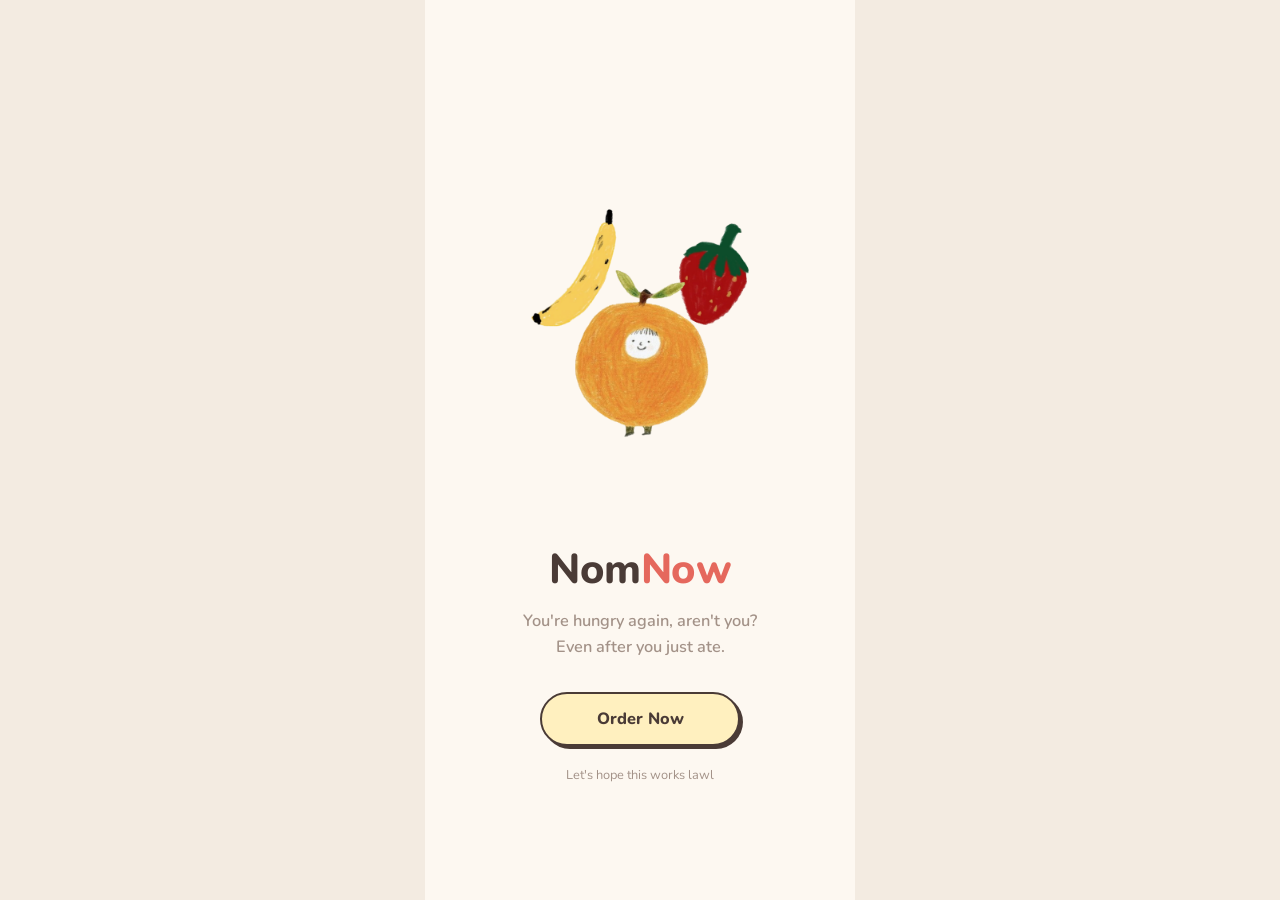
<file: index.html>
<!DOCTYPE html>
<html lang="en">
<head>
  <meta charset="UTF-8" />
  <meta name="viewport" content="width=device-width, initial-scale=1, maximum-scale=1" />
  <meta name="theme-color" content="#ff5a36" />
  <title>NomNow – Fake Food Delivery</title>
  <link rel="stylesheet" href="style.css" />
  <link rel="apple-touch-icon" sizes="180x180" href="images/download (1).png" />
</head>
<body>
  <div class="app">

    <!-- PAGE 1: WELCOME -->
    <section id="page-welcome" class="page active welcome">
      <div class="welcome-art">
        <img src="images/download (2).png" alt="Welcome Art" />
      </div>
      <h1>Nom<span>Now</span></h1>
      <p class="tagline">You're hungry again, aren't you?<br />Even after you just ate.</p>
      <button class="btn btn-light" onclick="goTo('restaurants')">Order Now</button>
      <small class="disclaimer">Let's hope this works lawl</small>
    </section>

    <!-- PAGE 2: RESTAURANTS -->
    <section id="page-restaurants" class="page">
      <header class="topbar">
        <button class="icon-btn" onclick="goTo('welcome')">←</button>
        <h2>Restaurants</h2>
        <button class="icon-btn cart-btn" onclick="goTo('cart')">🛒<span class="badge" data-cart-count>0</span></button>
      </header>
      <div class="content">
        <input class="search" id="search" type="search" placeholder="🔍  Search restaurants..." />
        <div id="restaurant-list" class="list"></div>
      </div>
    </section>

    <!-- PAGE 3: MENU -->
    <section id="page-menu" class="page">
      <header class="topbar">
        <button class="icon-btn" onclick="goTo('restaurants')">←</button>
        <h2 id="menu-title">Menu</h2>
        <button class="icon-btn cart-btn" onclick="goTo('cart')">🛒<span class="badge" data-cart-count>0</span></button>
      </header>
      <div class="content has-bar">
        <div id="menu-hero" class="menu-hero"></div>
        <div id="menu-list" class="list"></div>
      </div>
      <div id="cart-bar" class="cart-bar hidden" onclick="goTo('cart')">
        <span><b data-cart-count>0</b> items</span>
        <span>View Cart</span>
        <span data-cart-total>RM 0.00</span>
      </div>
    </section>

    <!-- PAGE 4: CART -->
    <section id="page-cart" class="page">
      <header class="topbar">
        <button class="icon-btn" onclick="goBackFromCart()">←</button>
        <h2>Your Cart</h2>
        <span class="icon-btn"></span>
      </header>
      <div class="content has-bar">
        <div id="cart-list" class="list"></div>
        <div id="cart-summary" class="summary"></div>
      </div>
      <div class="cart-bar-wrap">
        <button id="order-btn" class="btn btn-primary" onclick="placeOrder()">Place Order</button>
      </div>
    </section>

    <!-- PAGE 5: LOADING / ORDERED -->
    <section id="page-loading" class="page loading-page">
      <div id="loading-state">
        <div class="spinner"></div>
        <h2>Placing your order…</h2>
        <ul class="steps" id="steps">
          <li data-step="0">Order received</li>
          <li data-step="1">Restaurant is preparing</li>
          <li data-step="2">Rider picked up your food</li>
        </ul>
      </div>
      <div id="done-state" class="hidden">
        <div class="big-emoji">🎉</div>
        <h2>Order placed!</h2>
        <p>Your food is on its way…<br />(not really, but I'm proud of you)</p>
        <p class="order-id" id="order-id"></p>
        <button class="btn btn-primary" onclick="newOrder()">Order Again</button>
      </div>
    </section>

  </div>

  <script>
    /* ---------- DATA ---------- */
    const restaurants = [
      { id: 1, name: "KFC", img: "images/kfc.png", cuisine: "Fried Chicken • Fries", time: "20-30 min", rating: 4.7,
        menu: [
          { id: "k1", name: "Zinger Cheezilla Burger", img: "images/zinger-cheezilla-combo_3.webp", price: 20.99, desc: "Crispy, golden fried chicken" },
        ] },
    ];

    const DELIVERY_FEE = 4.0;
    const CURRENCY = "RM ";
    let currentRestaurant = null;
    let cart = {}; // { itemId: { item, qty, restaurantId } }

    /* ---------- HELPERS ---------- */
    const $ = (id) => document.getElementById(id);
    const money = (n) => CURRENCY + n.toFixed(2);
    const cartCount = () => Object.values(cart).reduce((s, c) => s + c.qty, 0);
    const cartSubtotal = () => Object.values(cart).reduce((s, c) => s + c.qty * c.item.price, 0);

    function goTo(page) {
      document.querySelectorAll(".page").forEach((p) => p.classList.remove("active"));
      $("page-" + page).classList.add("active");
      window.scrollTo(0, 0);
      if (page === "cart") renderCart();
    }

    function goBackFromCart() {
      goTo(currentRestaurant ? "menu" : "restaurants");
    }

    /* ---------- RESTAURANTS ---------- */
    function renderRestaurants(filter = "") {
      const list = restaurants.filter((r) =>
        (r.name + r.cuisine).toLowerCase().includes(filter.toLowerCase())
      );
      $("restaurant-list").innerHTML = list.length
        ? list.map((r) => `
          <div class="card restaurant" onclick="openRestaurant(${r.id})">
            <div class="thumb"><img src="${r.img}" alt="${r.name}" /></div>
            <div class="info">
              <h3>${r.name}</h3>
              <p>${r.cuisine}</p>
              <p class="meta">⭐ ${r.rating} &nbsp;•&nbsp; 🕒 ${r.time}</p>
            </div>
          </div>`).join("")
        : `<p class="empty">No restaurants found 😢</p>`;
    }
    $("search").addEventListener("input", (e) => renderRestaurants(e.target.value));

    /* ---------- MENU ---------- */
    function openRestaurant(id) {
      const r = restaurants.find((x) => x.id === id);
      // fake app rule: one restaurant per cart
      if (cartCount() > 0 && currentRestaurant && currentRestaurant.id !== id) {
        if (!confirm("Your cart has items from another restaurant. Start a new cart?")) return;
        cart = {};
      }
      currentRestaurant = r;
      $("menu-title").textContent = r.name;
      $("menu-hero").innerHTML = `<img class="hero-img" src="${r.img}" alt="${r.name}" />
        <div><h3>${r.name}</h3><p>${r.cuisine}</p><p class="meta">⭐ ${r.rating} • 🕒 ${r.time}</p></div>`;
      renderMenu();
      updateCartUI();
      goTo("menu");
    }

    function renderMenu() {
      $("menu-list").innerHTML = currentRestaurant.menu.map((m) => {
        const qty = cart[m.id] ? cart[m.id].qty : 0;
        return `
        <div class="card food">
          <div class="thumb small"><img src="${m.img}" alt="${m.name}" /></div>
          <div class="info">
            <h3>${m.name}</h3>
            <p>${m.desc}</p>
            <p class="price">${money(m.price)}</p>
          </div>
          ${qty === 0
            ? `<button class="add-btn" onclick="changeQty('${m.id}', 1)">+</button>`
            : `<div class="stepper">
                 <button onclick="changeQty('${m.id}', -1)">−</button>
                 <span>${qty}</span>
                 <button onclick="changeQty('${m.id}', 1)">+</button>
               </div>`}
        </div>`;
      }).join("");
    }

    /* ---------- CART ---------- */
    function changeQty(itemId, delta) {
      if (!cart[itemId]) {
        const item = currentRestaurant.menu.find((m) => m.id === itemId);
        cart[itemId] = { item, qty: 0 };
      }
      cart[itemId].qty += delta;
      if (cart[itemId].qty <= 0) delete cart[itemId];
      updateCartUI();
      if ($("page-menu").classList.contains("active")) renderMenu();
      if ($("page-cart").classList.contains("active")) renderCart();
    }

    function updateCartUI() {
      const count = cartCount();
      document.querySelectorAll("[data-cart-count]").forEach((el) => (el.textContent = count));
      document.querySelectorAll("[data-cart-total]").forEach((el) => (el.textContent = money(cartSubtotal())));
      $("cart-bar").classList.toggle("hidden", count === 0);
      document.querySelectorAll(".badge").forEach((b) => b.classList.toggle("hidden", count === 0));
    }

    function renderCart() {
      const entries = Object.values(cart);
      if (!entries.length) {
        $("cart-list").innerHTML = `<div class="empty"><div class="big-emoji">🛒</div><p>Your cart is empty.<br />Go find something yummy!</p></div>`;
        $("cart-summary").innerHTML = "";
        $("order-btn").disabled = true;
        return;
      }
      $("order-btn").disabled = false;
      $("cart-list").innerHTML =
        `<p class="from">From <b>${currentRestaurant.name}</b></p>` +
        entries.map(({ item, qty }) => `
        <div class="card food">
          <div class="thumb small"><img src="${item.img}" alt="${item.name}" /></div>
          <div class="info">
            <h3>${item.name}</h3>
            <p class="price">${money(item.price * qty)}</p>
          </div>
          <div class="stepper">
            <button onclick="changeQty('${item.id}', -1)">−</button>
            <span>${qty}</span>
            <button onclick="changeQty('${item.id}', 1)">+</button>
          </div>
        </div>`).join("");
      const sub = cartSubtotal();
      $("cart-summary").innerHTML = `
        <div class="row"><span>Delivery</span><span>Lot 544, Jalan Piala, Tam..</span></div>
        <div class="row"><span>Subtotal</span><span>${money(sub)}</span></div>
        <div class="row"><span>Delivery fee</span><span>${money(DELIVERY_FEE)}</span></div>
        <div class="row total"><span>Total</span><span>${money(sub + DELIVERY_FEE)}</span></div>`;
    }

    /* ---------- ORDER ---------- */
    function placeOrder() {
      if (!cartCount()) return;
      $("loading-state").classList.remove("hidden");
      $("done-state").classList.add("hidden");
      document.querySelectorAll("#steps li").forEach((li) => li.classList.remove("on"));
      goTo("loading");

      const steps = document.querySelectorAll("#steps li");
      steps.forEach((li, i) => setTimeout(() => li.classList.add("on"), 900 * (i + 1)));

      setTimeout(() => {
        $("order-id").textContent = "Order #" + Math.floor(1000 + Math.random() * 9000);
        $("loading-state").classList.add("hidden");
        $("done-state").classList.remove("hidden");
      }, 900 * (steps.length + 1) + 400);
    }

    function newOrder() {
      cart = {};
      currentRestaurant = null;
      updateCartUI();
      goTo("restaurants");
    }

    /* ---------- INIT ---------- */
    renderRestaurants();
    updateCartUI();
  </script>
</body>
</html>
</file>
<file: style.css>
@import url("https://fonts.googleapis.com/css2?family=Nunito:wght@400;600;700;800&display=swap");

:root {
  --paper: #fdf8f1;
  --card: #ffffff;
  --ink: #4a3b36;
  --muted: #a39288;
  --accent: #e5685d;        /* strawberry */
  --accent-soft: #fde6e1;   /* blush */
  --butter: #fff0bf;
  --line: #f0e2d5;
  --radius: 20px;
  --pop: 3px 3px 0 var(--line);
}

* { box-sizing: border-box; margin: 0; padding: 0; -webkit-tap-highlight-color: transparent; }

body {
  font-family: "Nunito", ui-rounded, "SF Pro Rounded", -apple-system, "Segoe UI", sans-serif;
  background: #f3ebe1;
  color: var(--ink);
}

/* Phone-sized container (centered on desktop, full on mobile) */
.app {
  max-width: 430px;
  min-height: 100vh;
  margin: 0 auto;
  background: var(--paper);
  position: relative;
  overflow-x: hidden;
}

.page { display: none; min-height: 100vh; animation: fade 0.3s ease; }
.page.active { display: block; }
@keyframes fade { from { opacity: 0; transform: translateY(8px); } to { opacity: 1; transform: none; } }

.hidden { display: none !important; }

/* ---------- Welcome ---------- */
.welcome { text-align: center; padding: 24px; background: var(--paper); }
.welcome.active { display: flex; flex-direction: column; align-items: center; justify-content: center; }

.welcome-art { width: 60%; max-width: 300px; margin-bottom: 18px; font-size: 3rem; animation: bob 3s ease-in-out infinite; }
.welcome-art img, img.welcome-art { width: 100%; height: auto; display: block; }
@keyframes bob { 50% { transform: translateY(-8px) rotate(-1.5deg); } }

.welcome h1 { font-size: 2.6rem; font-weight: 800; letter-spacing: -0.5px; }
.welcome h1 span { color: var(--accent); }
.tagline { margin: 10px 0 32px; font-size: 1.02rem; line-height: 1.6; color: var(--muted); font-weight: 600; }
.disclaimer { margin-top: 20px; color: var(--muted); font-size: 0.8rem; }

/* ---------- Buttons ---------- */
.btn {
  border: 2px solid var(--ink); cursor: pointer; font-family: inherit; font-size: 1.02rem; font-weight: 800;
  padding: 14px 40px; border-radius: 999px; transition: transform 0.1s, box-shadow 0.1s;
  box-shadow: 3px 3px 0 var(--ink);
}
.btn:active { transform: translate(3px, 3px); box-shadow: 0 0 0 var(--ink); }
.btn-light { background: var(--butter); color: var(--ink); min-width: 200px; }
.btn-primary { background: var(--accent); color: #fff; width: 100%; }
.btn:disabled { background: #e6ddd4; color: #b3a79d; border-color: #d4c8bd; box-shadow: 3px 3px 0 #d4c8bd; cursor: not-allowed; }

/* ---------- Top bar ---------- */
.topbar {
  position: sticky; top: 0; z-index: 10;
  display: flex; align-items: center; justify-content: space-between;
  padding: 14px 16px; background: var(--paper);
}
.topbar h2 { font-size: 1.1rem; font-weight: 800; }
.icon-btn {
  width: 40px; height: 40px; border: 2px solid var(--line); border-radius: 50%;
  background: var(--card); font-size: 1rem; color: var(--ink);
  cursor: pointer; position: relative; display: inline-block;
}
span.icon-btn { background: none; border-color: transparent; }
.badge {
  position: absolute; top: -5px; right: -5px;
  background: var(--accent); color: #fff; font-size: 0.7rem; font-weight: 800;
  min-width: 19px; height: 19px; border-radius: 10px; padding: 0 5px;
  display: flex; align-items: center; justify-content: center;
}

/* ---------- Content ---------- */
.content { padding: 8px 16px 16px; }
.content.has-bar { padding-bottom: 100px; }
.list { display: flex; flex-direction: column; gap: 12px; }

.search {
  width: 100%; padding: 13px 18px; border: 2px solid var(--line); border-radius: 999px;
  background: var(--card); font-family: inherit; font-size: 0.95rem; color: var(--ink);
  margin-bottom: 16px; outline: none;
}
.search::placeholder { color: var(--muted); }
.search:focus { border-color: var(--accent); }

.card {
  display: flex; align-items: center; gap: 14px;
  background: var(--card); padding: 12px; border: 2px solid var(--line);
  border-radius: var(--radius); box-shadow: var(--pop);
}
.restaurant { cursor: pointer; transition: transform 0.1s, box-shadow 0.1s; }
.restaurant:active { transform: translate(3px, 3px); box-shadow: none; }

.thumb {
  width: 76px; height: 76px; flex-shrink: 0; border-radius: 16px; overflow: hidden;
  background: var(--accent-soft); display: flex; align-items: center; justify-content: center; font-size: 2.4rem;
}
.thumb.small { width: 60px; height: 60px; font-size: 1.9rem; }
.thumb img { width: 100%; height: 100%; object-fit: cover; display: block; }

.info { flex: 1; min-width: 0; }
.info h3 { font-size: 1rem; font-weight: 800; margin-bottom: 2px; }
.info p { font-size: 0.82rem; color: var(--muted); font-weight: 600; }
.meta { margin-top: 4px; }
.price { color: var(--accent) !important; font-weight: 800 !important; font-size: 0.95rem !important; margin-top: 4px; }

.menu-hero {
  display: flex; align-items: center; gap: 16px; padding: 16px; margin-bottom: 16px;
  background: var(--butter); border: 2px solid var(--ink); border-radius: var(--radius);
  box-shadow: 3px 3px 0 var(--ink);
}
.menu-hero h3 { font-weight: 800; }
.menu-hero p { color: #8a7560; font-size: 0.85rem; font-weight: 600; }
.hero-img { width: 76px; height: 76px; border-radius: 16px; object-fit: cover; background: #fff; border: 2px solid var(--ink); }

/* ---------- Add / stepper ---------- */
.add-btn {
  width: 36px; height: 36px; border: 2px solid var(--ink); border-radius: 50%;
  background: var(--accent-soft); color: var(--ink); font-size: 1.3rem; font-weight: 700; cursor: pointer;
}
.add-btn:active { background: var(--accent); color: #fff; }
.stepper {
  display: flex; align-items: center; gap: 8px;
  background: var(--accent-soft); border-radius: 999px; padding: 4px;
}
.stepper button {
  width: 28px; height: 28px; border: 0; border-radius: 50%;
  background: var(--accent); color: #fff; font-size: 1.05rem; font-weight: 700; cursor: pointer;
}
.stepper span { min-width: 18px; text-align: center; font-weight: 800; }

/* ---------- Cart bar ---------- */
.cart-bar {
  position: fixed; bottom: 16px; left: 50%; transform: translateX(-50%);
  width: calc(100% - 32px); max-width: 398px;
  display: flex; justify-content: space-between; align-items: center;
  background: var(--accent); color: #fff; padding: 15px 22px;
  border: 2px solid var(--ink); border-radius: 999px; box-shadow: 3px 3px 0 var(--ink);
  cursor: pointer; font-size: 0.95rem; font-weight: 800;
}
.cart-bar-wrap {
  position: fixed; bottom: 0; left: 50%; transform: translateX(-50%);
  width: 100%; max-width: 430px; padding: 16px 20px 20px; background: var(--paper);
  border-top: 2px dashed var(--line);
}
#page-cart:not(.active) ~ .cart-bar-wrap { display: none; }
#page-cart { position: relative; }
#page-cart.active .cart-bar-wrap { display: block; }

.from { color: var(--muted); font-size: 0.9rem; font-weight: 600; margin-bottom: 2px; }

.summary { margin-top: 20px; background: var(--card); padding: 16px; border: 2px solid var(--line); border-radius: var(--radius); box-shadow: var(--pop); }
.row { display: flex; justify-content: space-between; padding: 5px 0; color: var(--muted); font-weight: 600; }
.row.total { color: var(--ink); font-weight: 800; font-size: 1.1rem; border-top: 2px dashed var(--line); margin-top: 8px; padding-top: 12px; }

.empty { text-align: center; color: var(--muted); padding: 60px 0; line-height: 1.6; font-weight: 600; }
.big-emoji { font-size: 4rem; margin-bottom: 12px; }

/* ---------- Loading page ---------- */
.loading-page { text-align: center; padding: 24px; background: var(--paper); }
.loading-page.active { display: flex; align-items: center; justify-content: center; }
.loading-page h2 { margin: 18px 0 8px; font-weight: 800; }
.loading-page p { color: var(--muted); line-height: 1.6; margin-bottom: 14px; font-weight: 600; }
.order-id { font-weight: 800 !important; color: var(--accent) !important; font-size: 1.2rem; margin-bottom: 28px !important; }

.spinner {
  width: 64px; height: 64px; margin: 0 auto;
  border: 6px dotted var(--accent-soft); border-top-color: var(--accent); border-radius: 50%;
  animation: spin 1s linear infinite;
}
@keyframes spin { to { transform: rotate(360deg); } }

.steps { list-style: none; margin-top: 28px; text-align: left; display: inline-block; }
.steps li { padding: 8px 0 8px 34px; color: #cbbfb5; font-weight: 600; position: relative; transition: color 0.3s; }
.steps li::before {
  content: ""; position: absolute; left: 0; top: 50%; transform: translateY(-50%);
  width: 22px; height: 22px; border-radius: 50%; border: 2px dashed #dccfc3; transition: all 0.3s;
}
.steps li.on { color: var(--ink); font-weight: 800; }
.steps li.on::before {
  background: var(--accent); border: 2px solid var(--accent); content: "✓"; color: #fff; font-size: 0.75rem;
  display: flex; align-items: center; justify-content: center;
}
</file>
